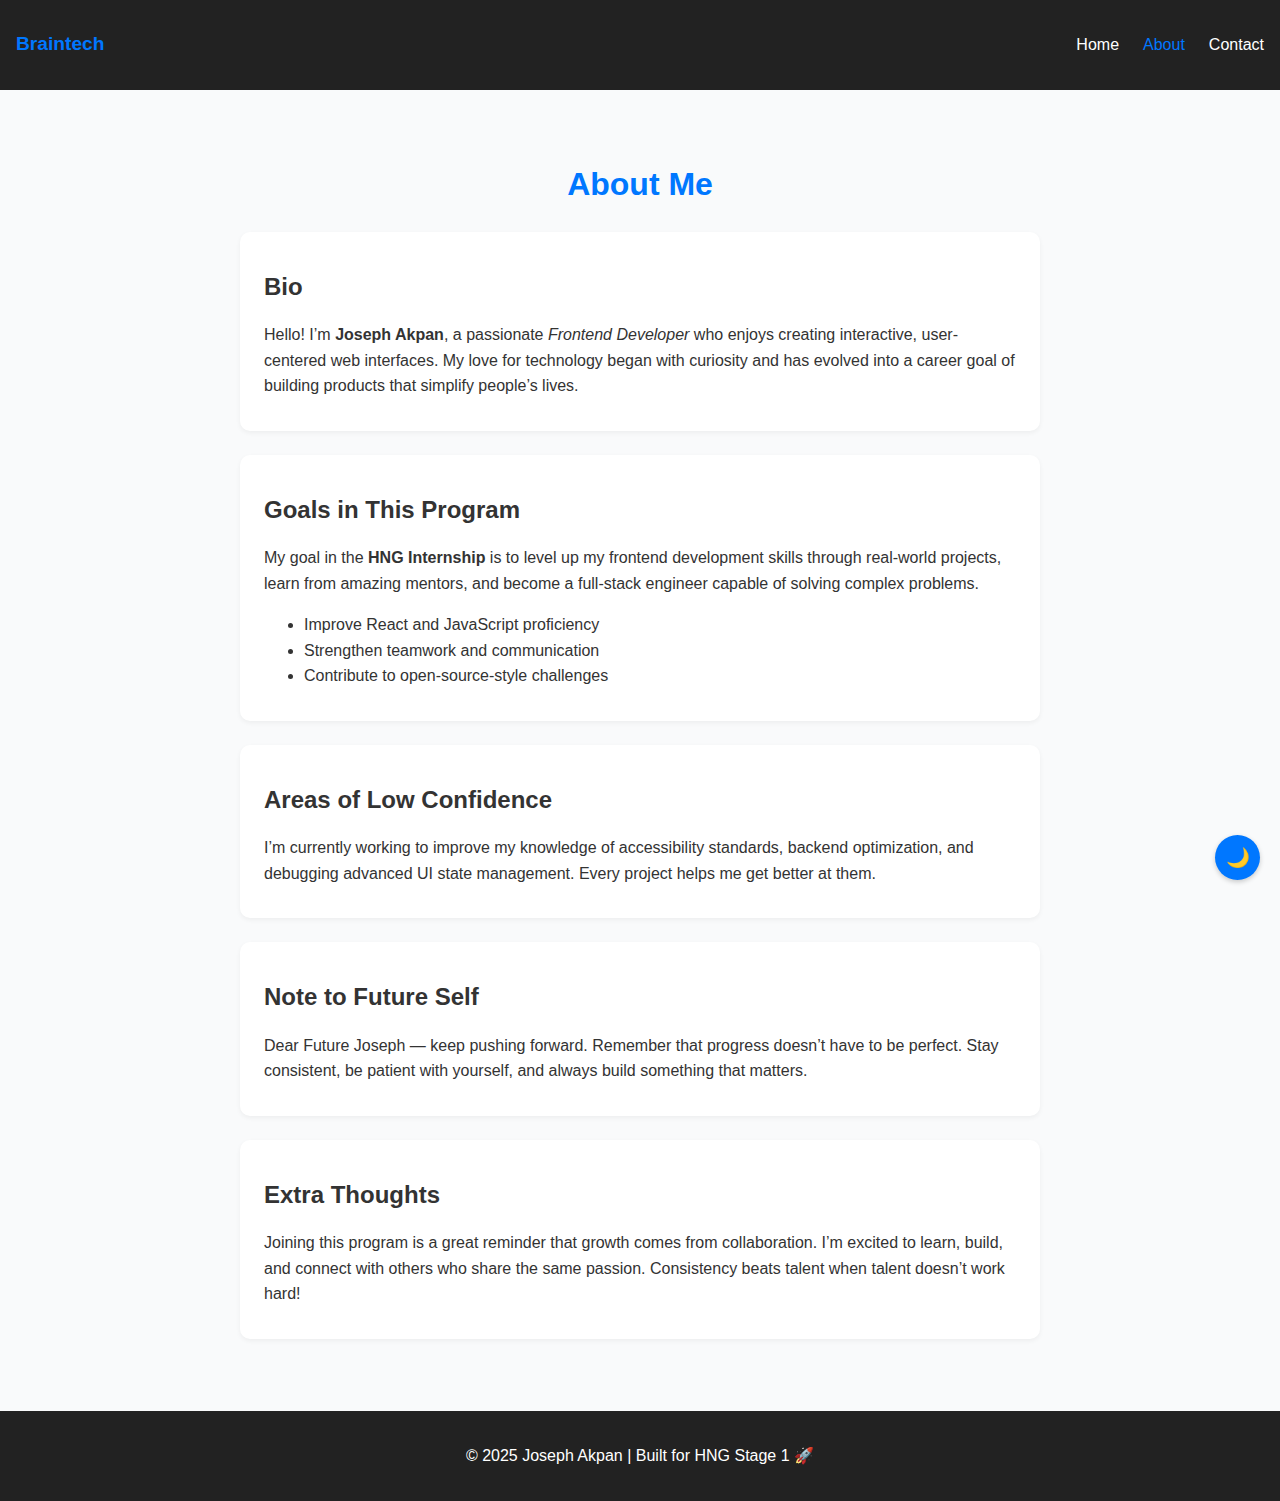
<file: about.html>
<!DOCTYPE html>
<html lang="en">
<head>
  <meta charset="UTF-8" />
  <meta name="viewport" content="width=device-width, initial-scale=1.0" />
  <title>About Me - HNG Stage 1</title>
  <link rel="stylesheet" href="about.css" />
</head>
<body>
  <!-- 🌐 NAVBAR -->
  <nav class="navbar" aria-label="Main navigation">
    <div class="nav-container">
      <a href="#" class="nav-logo">Braintech</a>

      <!-- Hamburger menu button (visible on small screens) -->
      <button class="nav-toggle" id="nav-toggle" aria-label="Open Menu">&#9776;</button>

      <!-- Navigation links -->
      <ul class="nav-menu" id="nav-menu">
        <li><a href="index.html">Home</a></li>
        <li><a href="about.html" class="active">About</a></li>
        <li><a href="contact.html">Contact</a></li>

        <!-- Close button for mobile -->
        <button class="nav-close" id="nav-close" aria-label="Close Menu">&times;</button>
      </ul>
    </div>
  </nav>

  <!-- 🧠 MAIN CONTENT -->
  <main data-testid="test-about-page">
    <h1>About Me</h1>

    <!-- 🧍 BIO -->
    <section>
      <h2>Bio</h2>
      <p data-testid="test-about-bio">
        Hello! I’m <strong>Joseph Akpan</strong>, a passionate <em>Frontend Developer</em> 
        who enjoys creating interactive, user-centered web interfaces.
        My love for technology began with curiosity and has evolved into a career goal
        of building products that simplify people’s lives.
      </p>
    </section>

    <!-- 🎯 GOALS IN THIS PROGRAM -->
    <section>
      <h2>Goals in This Program</h2>
      <p data-testid="test-about-goals">
        My goal in the <strong>HNG Internship</strong> is to level up my frontend 
        development skills through real-world projects, learn from amazing mentors,
        and become a full-stack engineer capable of solving complex problems.
      </p>
      <ul>
        <li>Improve React and JavaScript proficiency</li>
        <li>Strengthen teamwork and communication</li>
        <li>Contribute to open-source-style challenges</li>
      </ul>
    </section>

    <!-- ⚡ AREAS OF LOW CONFIDENCE -->
    <section>
      <h2>Areas of Low Confidence</h2>
      <p data-testid="test-about-confidence">
        I’m currently working to improve my knowledge of accessibility standards,
        backend optimization, and debugging advanced UI state management. 
        Every project helps me get better at them.
      </p>
    </section>

    <!-- 🕰️ NOTE TO FUTURE SELF -->
    <section>
      <h2>Note to Future Self</h2>
      <p data-testid="test-about-future-note">
        Dear Future Joseph — keep pushing forward. Remember that progress 
        doesn’t have to be perfect. Stay consistent, be patient with yourself,
        and always build something that matters.
      </p>
    </section>

    <!-- 💭 EXTRA THOUGHTS -->
    <section>
      <h2>Extra Thoughts</h2>
      <p data-testid="test-about-extra">
        Joining this program is a great reminder that growth comes from collaboration.
        I’m excited to learn, build, and connect with others who share the same passion.
        Consistency beats talent when talent doesn’t work hard!
      </p>
    </section>
  </main>

  <!-- 🌗 DARK MODE TOGGLE -->
  <button class="theme-toggle" id="theme-toggle" aria-label="Toggle Dark Mode">🌙</button>

  <!-- ⚙️ FOOTER -->
  <footer class="footer">
    <p>© 2025 Joseph Akpan | Built for HNG Stage 1 🚀</p>
  </footer>

  <script src="about.js"></script>
</body>
</html>
</file>
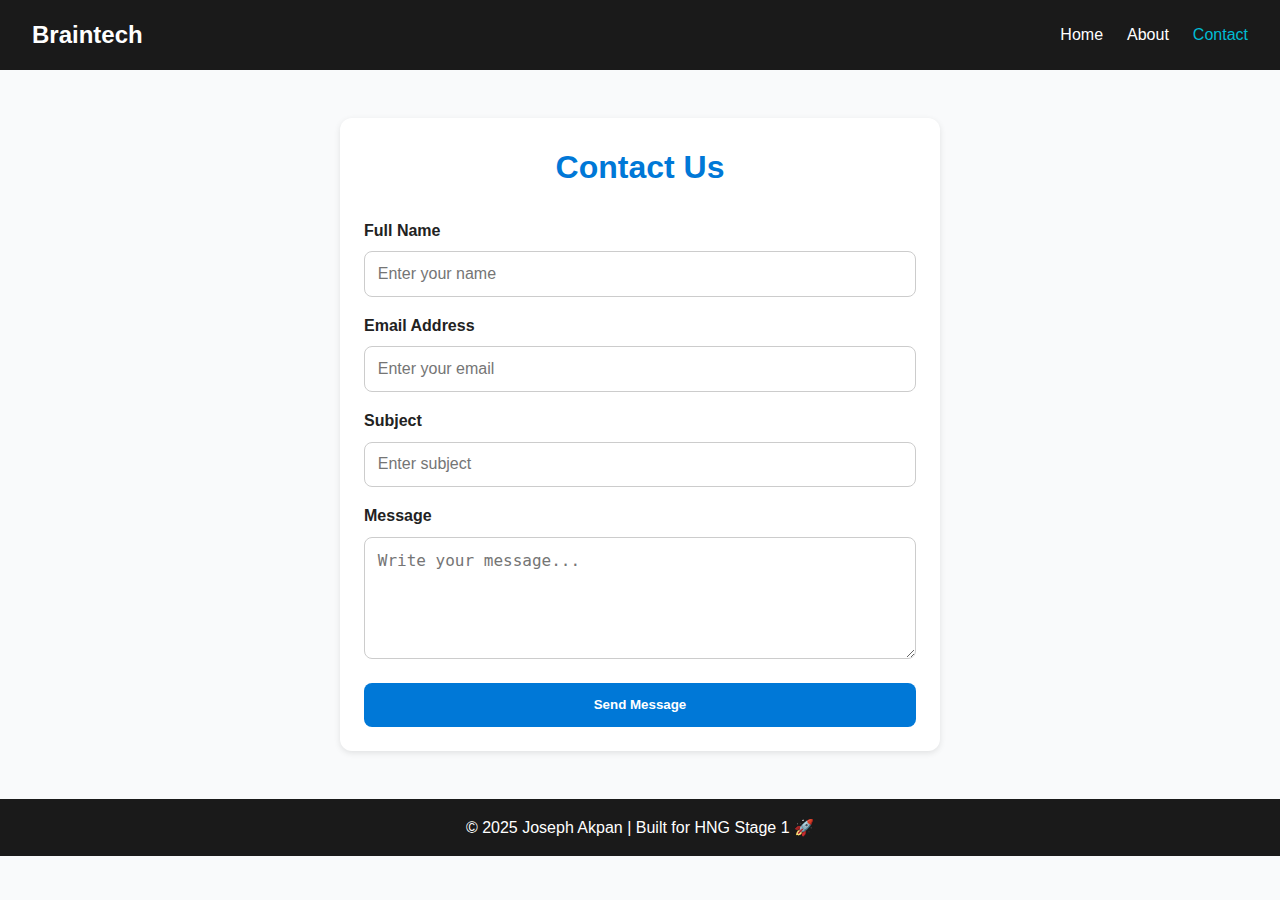
<file: contact.html>
<!DOCTYPE html>
<html lang="en">
<head>
  <meta charset="UTF-8" />
  <meta name="viewport" content="width=device-width, initial-scale=1.0" />
  <title>Contact Us - Braintech</title>
  <link rel="stylesheet" href="contact.css" />
</head>
<body>
  <!-- ✅ Navbar -->
  <nav class="navbar" aria-label="Main navigation">
    <div class="nav-container">
      <a href="index.html" class="nav-logo">Braintech</a>

      <!-- Hamburger menu (only visible on small screens) -->
      <button class="nav-toggle" id="nav-toggle" aria-label="Open Menu">&#9776;</button>

      <ul class="nav-menu" id="nav-menu">
        <li><a href="index.html">Home</a></li>
        <li><a href="about.html">About</a></li>
        <li><a href="contact.html" class="active">Contact</a></li>
        <button class="nav-close" id="nav-close" aria-label="Close Menu">&times;</button>
      </ul>
    </div>
  </nav>

  <!-- ✅ Main Content -->
  <main data-testid="test-contact-page" class="contact-container">
    <h1>Contact Us</h1>

    <form id="contact-form" novalidate>
      <div class="form-group">
        <label for="name">Full Name</label>
        <input 
          type="text" 
          id="name" 
          name="name" 
          placeholder="Enter your name" 
          required 
          data-testid="test-contact-name"
        />
        <small class="error-msg" id="error-name" data-testid="test-contact-error-name"></small>
      </div>

      <div class="form-group">
        <label for="email">Email Address</label>
        <input 
          type="email" 
          id="email" 
          name="email" 
          placeholder="Enter your email" 
          required 
          data-testid="test-contact-email"
        />
        <small class="error-msg" id="error-email" data-testid="test-contact-error-email"></small>
      </div>

      <div class="form-group">
        <label for="subject">Subject</label>
        <input 
          type="text" 
          id="subject" 
          name="subject" 
          placeholder="Enter subject" 
          required 
          data-testid="test-contact-subject"
        />
        <small class="error-msg" id="error-subject" data-testid="test-contact-error-subject"></small>
      </div>

      <div class="form-group">
        <label for="message">Message</label>
        <textarea 
          id="message" 
          name="message" 
          rows="5" 
          placeholder="Write your message..." 
          required 
          data-testid="test-contact-message"
        ></textarea>
        <small class="error-msg" id="error-message" data-testid="test-contact-error-message"></small>
      </div>

      <button type="submit" class="submit-btn" data-testid="test-contact-submit">
        Send Message
      </button>
    </form>

    <p id="success-message" class="success-msg" data-testid="test-contact-success" hidden>
      ✅ Message sent successfully! Thank you for contacting us.
    </p>
  </main>
  <!-- ⚙️ FOOTER -->
  <footer class="footer">
    <p>© 2025 Joseph Akpan | Built for HNG Stage 1 🚀</p>
  </footer>


  <script src="contact.js"></script>
</body>
</html>
</file>
<file: about.css>
:root {
  --bg-color: #f9fafb;
  --text-color: #333;
  --card-bg: #fff;
  --accent: #0077ff;
  --nav-bg: #222;
  --nav-text: #fff;
}

body.dark-mode {
  --bg-color: #111;
  --text-color: #eee;
  --card-bg: #1e1e1e;
  --nav-bg: #000;
  --nav-text: #00c6ff;
}

body {
  font-family: "Poppins", sans-serif;
  background-color: var(--bg-color);
  color: var(--text-color);
  margin: 0;
  line-height: 1.6;
  transition: background 0.3s, color 0.3s;
}

/* NAVBAR */
.navbar {
  background: var(--nav-bg);
  color: var(--nav-text);
  padding: 1rem;
}
.nav-container {
  display: flex;
  justify-content: space-between;
  align-items: center;
}
.nav-logo {
  color: var(--accent);
  text-decoration: none;
  font-weight: 600;
  font-size: 1.2rem;
}
.nav-menu {
  list-style: none;
  display: flex;
  gap: 1.5rem;
}
.nav-menu a {
  color: var(--nav-text);
  text-decoration: none;
  font-weight: 500;
}
.nav-menu a.active,
.nav-menu a:hover {
  color: var(--accent);
}
.nav-toggle,
.nav-close {
  display: none;
  background: none;
  border: none;
  font-size: 1.8rem;
  color: var(--nav-text);
  cursor: pointer;
}

/* MAIN CONTENT */
main {
  max-width: 800px;
  margin: 2rem auto;
  padding: 1rem;
}
main h1 {
  text-align: center;
  color: var(--accent);
}
section {
  background: var(--card-bg);
  border-radius: 10px;
  padding: 1rem 1.5rem;
  margin-bottom: 1.5rem;
  box-shadow: 0 2px 5px rgba(0, 0, 0, 0.05);
}
section h2 {
  color: var(--text-color);
  margin-bottom: 0.5rem;
}

/* DARK MODE TOGGLE BUTTON */
.theme-toggle {
  position: fixed;
  bottom: 20px;
  right: 20px;
  background: var(--accent);
  color: #fff;
  border: none;
  border-radius: 50%;
  width: 45px;
  height: 45px;
  cursor: pointer;
  font-size: 1.2rem;
  box-shadow: 0 2px 5px rgba(0, 0, 0, 0.2);
}
.theme-toggle:hover {
  background: #005fd1;
}

/* FOOTER */
footer {
  text-align: center;
  background: var(--nav-bg);
  color: var(--nav-text);
  padding: 1rem;
}

/* RESPONSIVE STYLES */
@media (max-width: 768px) {
  .nav-menu {
    position: absolute;
    top: 60px;
    right: -100%;
    flex-direction: column;
    background: var(--nav-bg);
    width: 200px;
    height: 100vh;
    padding: 2rem;
    gap: 1.2rem;
    transition: right 0.3s ease;
  }
  .nav-menu.show {
    right: 0;
  }
  .nav-toggle {
    display: block;
  }
  .nav-close {
    display: block;
    color: var(--nav-text);
    font-size: 2rem;
  }
}
</file>
<file: contact.css>
/* Reset */
* {
  margin: 0;
  padding: 0;
  box-sizing: border-box;
}

/* Base Styles */
body {
  font-family: "Poppins", sans-serif;
  background-color: #f9fafb;
  color: #222;
  line-height: 1.6;
}

/* Navbar */
.navbar {
  background: #1a1a1a;
  color: white;
  padding: 1rem 2rem;
}

.nav-container {
  display: flex;
  align-items: center;
  justify-content: space-between;
}

.nav-logo {
  font-weight: 700;
  font-size: 1.5rem;
  color: white;
  text-decoration: none;
}

.nav-menu {
  list-style: none;
  display: flex;
  gap: 1.5rem;
}

.nav-menu a {
  text-decoration: none;
  color: white;
  font-weight: 500;
  transition: 0.3s;
}

.nav-menu a:hover,
.nav-menu a.active {
  color: #00bcd4;
}

/* Hide mobile buttons by default (desktop) */
.nav-toggle,
.nav-close {
  display: none;
  font-size: 1.8rem;
  background: none;
  border: none;
  color: white;
  cursor: pointer;
}

/* Contact Form */
.contact-container {
  max-width: 600px;
  margin: 3rem auto;
  padding: 1.5rem;
  background: white;
  border-radius: 12px;
  box-shadow: 0 2px 6px rgba(0, 0, 0, 0.1);
}

h1 {
  text-align: center;
  color: #0078d7;
  margin-bottom: 1.5rem;
}

.form-group {
  margin-bottom: 1rem;
}

label {
  display: block;
  font-weight: 600;
  margin-bottom: 0.5rem;
}

input,
textarea {
  width: 100%;
  padding: 0.8rem;
  border: 1px solid #ccc;
  border-radius: 8px;
  font-size: 1rem;
  outline: none;
}

input:focus,
textarea:focus {
  border-color: #0078d7;
}

.submit-btn {
  width: 100%;
  padding: 0.9rem;
  border: none;
  border-radius: 8px;
  background-color: #0078d7;
  color: white;
  font-weight: bold;
  cursor: pointer;
  transition: 0.3s;
}

.submit-btn:hover {
  background-color: #005fa3;
}

/* Error & Success */
.error-msg {
  color: #d9534f;
  font-size: 0.9rem;
}

.success-msg {
  color: #28a745;
  text-align: center;
  margin-top: 1rem;
  font-weight: bold;
}

/* FOOTER */
footer {
  text-align: center;
  background: #1a1a1a;
  color: white;
  padding: 1rem;
}

/* ✅ Responsive Navbar for Mobile */
@media (max-width: 768px) {
  .nav-menu {
    position: fixed;
    top: 0;
    right: -100%;
    width: 65%;
    height: 100vh;
    background: #1a1a1a;
    flex-direction: column;
    align-items: start;
    padding: 4rem 2rem;
    transition: right 0.3s ease-in-out;
  }

  .nav-menu.open {
    right: 0;
  }

  .nav-toggle {
    display: block; /* show hamburger only on small screen */
  }

  .nav-close {
    display: block;
    margin-top: 2rem;
    font-size: 2rem;
  }

  .nav-menu li {
    margin: 1.2rem 0;
  }

  .contact-container {
    margin: 1rem;
    padding: 1rem;
  }
}
</file>
